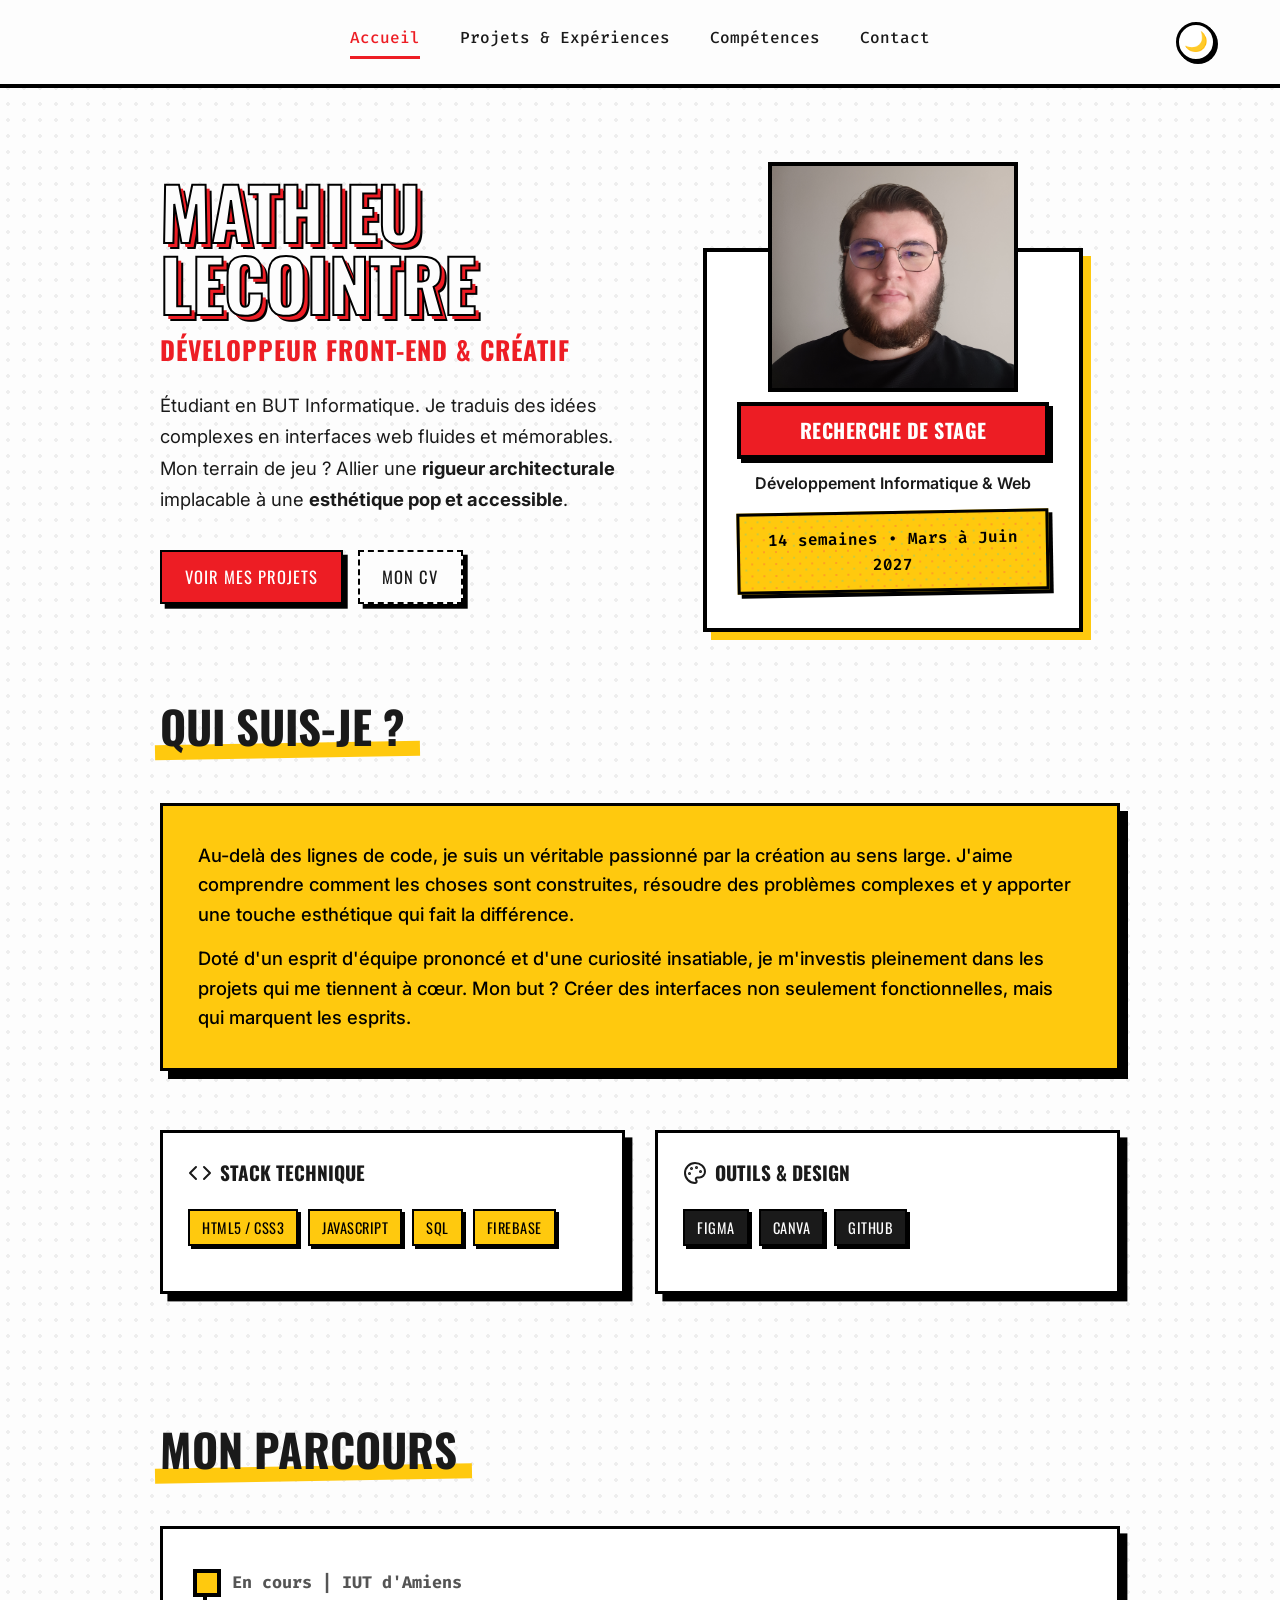
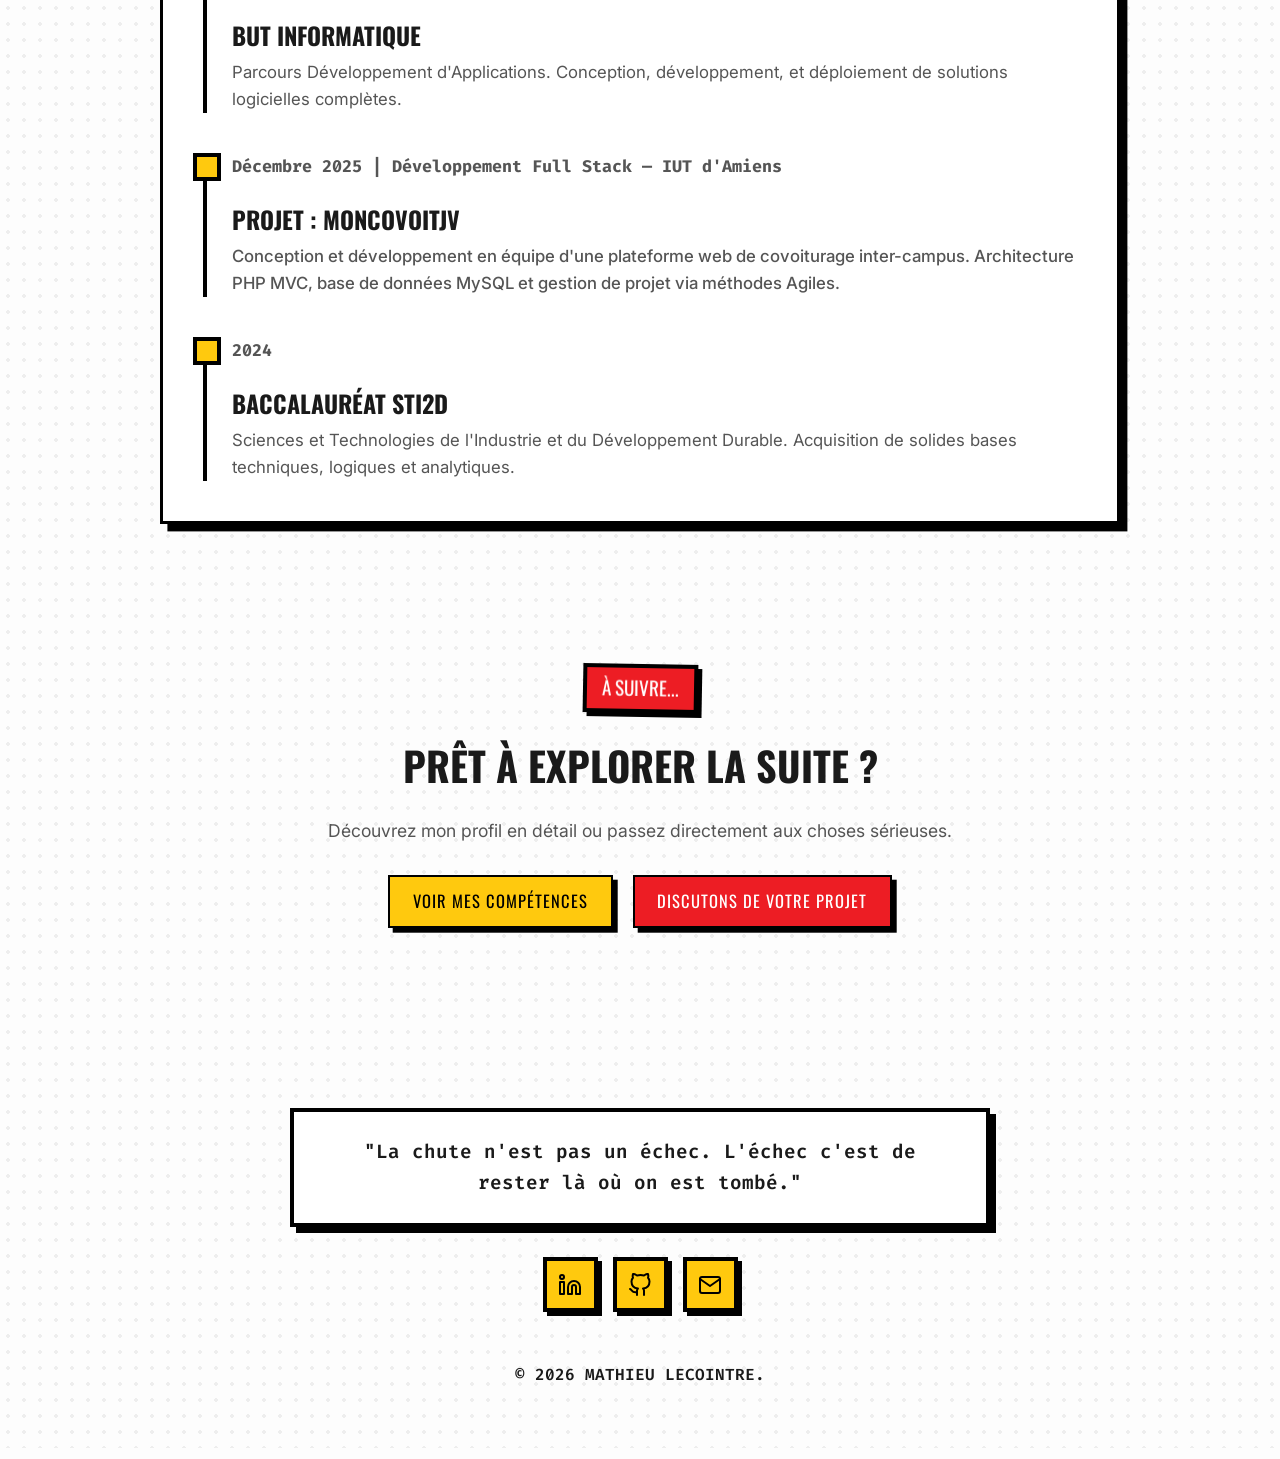
<file: index.html>
<!DOCTYPE html>
<html lang="fr">
<head>
    <meta charset="UTF-8">
    <meta name="viewport" content="width=device-width, initial-scale=1.0">
    <title>Mathieu Lecointre | Accueil</title>
    <link rel="stylesheet" href="style.css">
    <script>
        if (localStorage.getItem('theme') === 'dark') {
            document.documentElement.setAttribute('data-theme', 'dark');
        }
    </script>
</head>
<body>

    <nav class="navbar">
        <div class="nav-links">
            <a href="index.html" class="active">Accueil</a>
            <a href="Pages/realisations.html">Projets & Expériences</a>
            <a href="Pages/competences.html">Compétences</a>
            <a href="Pages/contact.html">Contact</a>
        </div>
        <button id="theme-toggle" aria-label="Changer le thème">🌙</button>
    </nav>

    <main>
        <section class="section-container" style="display: flex; flex-wrap: wrap; align-items: center; justify-content: space-between; gap: 50px; min-height: 60vh;">
            
            <div style="flex: 1; min-width: 320px;">
                <h1 class="hero-title">Mathieu <br>Lecointre</h1>
                
                <h2 style="font-size: 1.6rem; color: var(--accent-color); font-family: var(--font-title); text-transform: uppercase; letter-spacing: 1px; margin: 10px 0 20px 0;">
                    Développeur Front-End & Créatif
                </h2>
                
                <p style="margin-bottom: 35px; font-size: 1.15rem; max-width: 520px; line-height: 1.7; color: var(--text-color);">
                    Étudiant en BUT Informatique. Je traduis des idées complexes en interfaces web fluides et mémorables. Mon terrain de jeu ? Allier une <strong>rigueur architecturale</strong> implacable à une <strong>esthétique pop et accessible</strong>.
                </p>

                <div style="display: flex; gap: 15px; flex-wrap: wrap;">
                    <a href="Pages/realisations.html" class="btn">Voir mes projets</a>
                    <a href="CV_2026.pdf" target="_blank" class="btn" style="background: var(--bg-color); color: var(--text-color); border-style: dashed;">Mon CV</a>
                </div>
            </div>
            
            <div style="flex: 1; display: flex; justify-content: center; min-width: 300px; padding-top: 100px;">
                
                <div class="card" style="position: relative; width: 100%; max-width: 380px; padding: 150px 30px 35px 30px; text-align: center; border: 4px solid var(--border-color); box-shadow: 8px 8px 0px var(--accent-yellow);">
                    
                    <div class="photo-wrapper" style="position: absolute; top: -110px; left: 50%; margin-left: -125px; width: 250px; height: 250px; z-index: 5;">
                        
                        <div class="speech-bubble" style="top: -15px; right: -20px; left: auto; border-radius: 50px; padding: 8px 20px; font-size: 1.15rem; border: 3px solid var(--border-color); box-shadow: 3px 3px 0px var(--accent-yellow);">
                            Hello!
                            <div style="position: absolute; bottom: -12px; left: 15px; width: 0; height: 0; border-left: 8px solid transparent; border-right: 8px solid transparent; border-top: 14px solid var(--border-color); transform: rotate(15deg);"></div>
                            <div style="position: absolute; bottom: -7px; left: 17px; width: 0; height: 0; border-left: 5px solid transparent; border-right: 5px solid transparent; border-top: 10px solid var(--card-bg); transform: rotate(15deg); z-index: 2;"></div>
                        </div>
                        
                        <img src="images/photo-profil.jpg" alt="Mathieu" style="width: 100%; height: 100%; object-fit: cover; border: 4px solid var(--border-color); display: block; background-color: var(--bg-color);">
                    </div>

                    <div style="display: inline-block; border: 4px solid var(--border-color); padding: 8px 20px; margin-bottom: 12px; background-color: var(--accent-color); border-radius: 0px; box-shadow: 4px 4px 0px var(--border-color);">
                        <span style="font-family: var(--font-title); font-size: 1.25rem; text-transform: uppercase; color: white; font-weight: bold; letter-spacing: 0.5px;">
                            Recherche de Stage
                        </span>
                    </div>
                    
                    <p style="margin: 0 0 15px 0; font-size: 1rem; font-weight: 600; color: var(--text-color);">
                        Développement Informatique & Web
                    </p>
                    
                    <div style="position: relative; background-color: var(--accent-yellow); color: #000; border: 3px solid var(--border-color); box-shadow: 4px 4px 0px var(--border-color); padding: 12px 10px; overflow: hidden; transform: rotate(-1deg);">
                        
                        <div style="position: absolute; top: 0; left: 0; width: 100%; height: 100%; background-image: radial-gradient(rgba(0, 207, 255, 0.4) 1.5px, transparent 1.5px), radial-gradient(rgba(255, 0, 127, 0.4) 1.5px, transparent 1.5px); background-size: 12px 12px; background-position: 0 0, 6px 6px; opacity: 0.5; pointer-events: none;"></div>
                        
                        <span style="position: relative; z-index: 1; font-family: var(--font-nav); font-size: 1rem; font-weight: 600;">
                            14 semaines • Mars à Juin 2027
                        </span>
                    </div>

                </div>
            </div>
        </section>

        <section class="section-container" style="padding-top: 0;">
            <h2 class="section-title">Qui suis-je ?</h2>
            <div class="card" style="padding: 35px; background: var(--accent-yellow); color: black; border-color: var(--border-color); box-shadow: 8px 8px 0px var(--border-color); transform: rotate(1deg);">
                <p style="font-size: 1.15rem; font-weight: 500; margin-bottom: 15px; color: black;">
                    Au-delà des lignes de code, je suis un véritable passionné par la création au sens large. J'aime comprendre comment les choses sont construites, résoudre des problèmes complexes et y apporter une touche esthétique qui fait la différence.
                </p>
                <p style="font-size: 1.15rem; font-weight: 500; margin-bottom: 0; color: black;">
                    Doté d'un esprit d'équipe prononcé et d'une curiosité insatiable, je m'investis pleinement dans les projets qui me tiennent à cœur. Mon but ? Créer des interfaces non seulement fonctionnelles, mais qui marquent les esprits.
                </p>
            </div>
        </section>

        <section class="section-container" style="padding-top: 0;">
            <div class="grid" style="grid-template-columns: repeat(auto-fit, minmax(250px, 1fr));">
                
                <div class="card" style="padding: 25px;">
                    <h3 style="font-size: 1.2rem; margin-bottom: 20px; display: flex; align-items: center; gap: 8px;">
                        <svg width="24" height="24" viewBox="0 0 24 24" fill="none" stroke="currentColor" stroke-width="2" stroke-linecap="round" stroke-linejoin="round"><polyline points="16 18 22 12 16 6"></polyline><polyline points="8 6 2 12 8 18"></polyline></svg>
                        STACK TECHNIQUE
                    </h3>
                    <div class="badges">
                        <span class="badge">HTML5 / CSS3</span>
                        <span class="badge">JavaScript</span>
                        <span class="badge">SQL</span>
                        <span class="badge">Firebase</span>
                    </div>
                </div>

                <div class="card" style="padding: 25px;">
                    <h3 style="font-size: 1.2rem; margin-bottom: 20px; display: flex; align-items: center; gap: 8px;">
                        <svg width="24" height="24" viewBox="0 0 24 24" fill="none" stroke="currentColor" stroke-width="2" stroke-linecap="round" stroke-linejoin="round"><circle cx="13.5" cy="6.5" r=".5" fill="currentColor"></circle><circle cx="17.5" cy="10.5" r=".5" fill="currentColor"></circle><circle cx="8.5" cy="7.5" r=".5" fill="currentColor"></circle><circle cx="6.5" cy="12.5" r=".5" fill="currentColor"></circle><path d="M12 2C6.5 2 2 6.5 2 12s4.5 10 10 10c.926 0 1.648-.746 1.648-1.688 0-.437-.18-.835-.437-1.125-.29-.289-.438-.652-.438-1.125a1.64 1.64 0 0 1 1.668-1.668h1.996c3.051 0 5.555-2.503 5.555-5.554C21.965 6.012 17.461 2 12 2z"></path></svg>
                        OUTILS & DESIGN
                    </h3>
                    <div class="badges">
                        <span class="badge" style="background: var(--text-color); color: var(--bg-color);">Figma</span>
                        <span class="badge" style="background: var(--text-color); color: var(--bg-color);">Canva</span>
                        <span class="badge" style="background: var(--text-color); color: var(--bg-color);">GitHub</span>
                    </div>
                </div>

            </div>
        </section>

        <section class="section-container">
            <h2 class="section-title">Mon Parcours</h2>
            <div class="card" style="padding: 40px;">
                
                <div class="timeline-item">
                    <p class="timeline-date">En cours | IUT d'Amiens</p>
                    <h3 style="margin: 5px 0; font-family: var(--font-title); font-size: 1.5rem; text-transform: uppercase;">BUT Informatique</h3>
                    <p style="margin: 0;">Parcours Développement d'Applications. Conception, développement, et déploiement de solutions logicielles complètes.</p>
                </div>

                <div class="timeline-item">
                    <p class="timeline-date" style="color: var(--text-muted);">Décembre 2025 | Développement Full Stack — IUT d'Amiens</p>
                    <h3 style="margin: 5px 0; font-family: var(--font-title); font-size: 1.5rem; text-transform: uppercase;">Projet : MonCovoitJV</h3>
                    <p style="margin: 0; font-weight: 500;">Conception et développement en équipe d'une plateforme web de covoiturage inter-campus. Architecture PHP MVC, base de données MySQL et gestion de projet via méthodes Agiles.</p>
                </div>
                
                <div class="timeline-item" style="margin-bottom: 0;">
                    <p class="timeline-date">2024</p>
                    <h3 style="margin: 5px 0; font-family: var(--font-title); font-size: 1.5rem; text-transform: uppercase;">Baccalauréat STI2D</h3>
                    <p style="margin: 0;">Sciences et Technologies de l'Industrie et du Développement Durable. Acquisition de solides bases techniques, logiques et analytiques.</p>
                </div>

            </div>
        </section>

        <section class="section-container" style="text-align: center; margin-top: 20px; padding-top: 60px;">
            <div style="background-color: var(--accent-color); color: white; padding: 5px 15px; display: inline-block; font-family: var(--font-title); font-size: 1.2rem; text-transform: uppercase; border: 4px solid var(--border-color); box-shadow: 4px 4px 0px var(--border-color); margin-bottom: 20px; transform: rotate(1deg);">
                À suivre...
            </div>
            
            <h2 style="font-family: var(--font-title); font-size: 2.5rem; text-transform: uppercase; margin-bottom: 20px;">Prêt à explorer la suite ?</h2>
            <p style="margin-bottom: 30px; font-size: 1.1rem; color: var(--text-muted);">Découvrez mon profil en détail ou passez directement aux choses sérieuses.</p>
            
            <div style="display: flex; justify-content: center; gap: 20px; flex-wrap: wrap;">
                <a href="Pages/competences.html" class="btn" style="background: var(--accent-yellow); color: black;">Voir mes compétences</a>
                <a href="Pages/contact.html" class="btn">Discutons de votre projet</a>
            </div>
        </section>
    </main>

    <footer class="footer">
        <div class="footer-quote-box">
            <p>"La chute n'est pas un échec. L'échec c'est de rester là où on est tombé."</p>
        </div>

        <div class="footer-socials">
            <a href="https://www.linkedin.com/in/mathieu-lecointre" target="_blank" class="social-square-btn" aria-label="LinkedIn">
                <svg width="24" height="24" viewBox="0 0 24 24" fill="none" stroke="currentColor" stroke-width="2" stroke-linecap="round" stroke-linejoin="round"><path d="M16 8a6 6 0 0 1 6 6v7h-4v-7a2 2 0 0 0-2-2 2 2 0 0 0-2 2v7h-4v-7a6 6 0 0 1 6-6z"></path><rect x="2" y="9" width="4" height="12"></rect><circle cx="4" cy="4" r="2"></circle></svg>
            </a>
            <a href="https://github.com/MathieuLecointre" target="_blank" class="social-square-btn" aria-label="GitHub">
                <svg width="24" height="24" viewBox="0 0 24 24" fill="none" stroke="currentColor" stroke-width="2" stroke-linecap="round" stroke-linejoin="round"><path d="M9 19c-5 1.5-5-2.5-7-3m14 6v-3.87a3.37 3.37 0 0 0-.94-2.61c3.14-.35 6.44-1.54 6.44-7A5.44 5.44 0 0 0 20 4.77 5.07 5.07 0 0 0 19.91 1S18.73.65 16 2.48a13.38 13.38 0 0 0-7 0C6.27.65 5.09 1 5.09 1A5.07 5.07 0 0 0 5 4.77a5.44 5.44 0 0 0-1.5 3.78c0 5.42 3.3 6.61 6.44 7A3.37 3.37 0 0 0 9 18.13V22"></path></svg>
            </a>
            <a href="mailto:ton.email@exemple.com" class="social-square-btn" aria-label="Email">
                <svg width="24" height="24" viewBox="0 0 24 24" fill="none" stroke="currentColor" stroke-width="2" stroke-linecap="round" stroke-linejoin="round"><path d="M4 4h16c1.1 0 2 .9 2 2v12c0 1.1-.9 2-2 2H4c-1.1 0-2-.9-2-2V6c0-1.1.9-2 2-2z"></path><polyline points="22,6 12,13 2,6"></polyline></svg>
            </a>
        </div>

        <div class="footer-copy">
            © 2026 MATHIEU LECOINTRE.
        </div>
    </footer>

    <script src="script.js"></script>
</body>
</html>
</file>
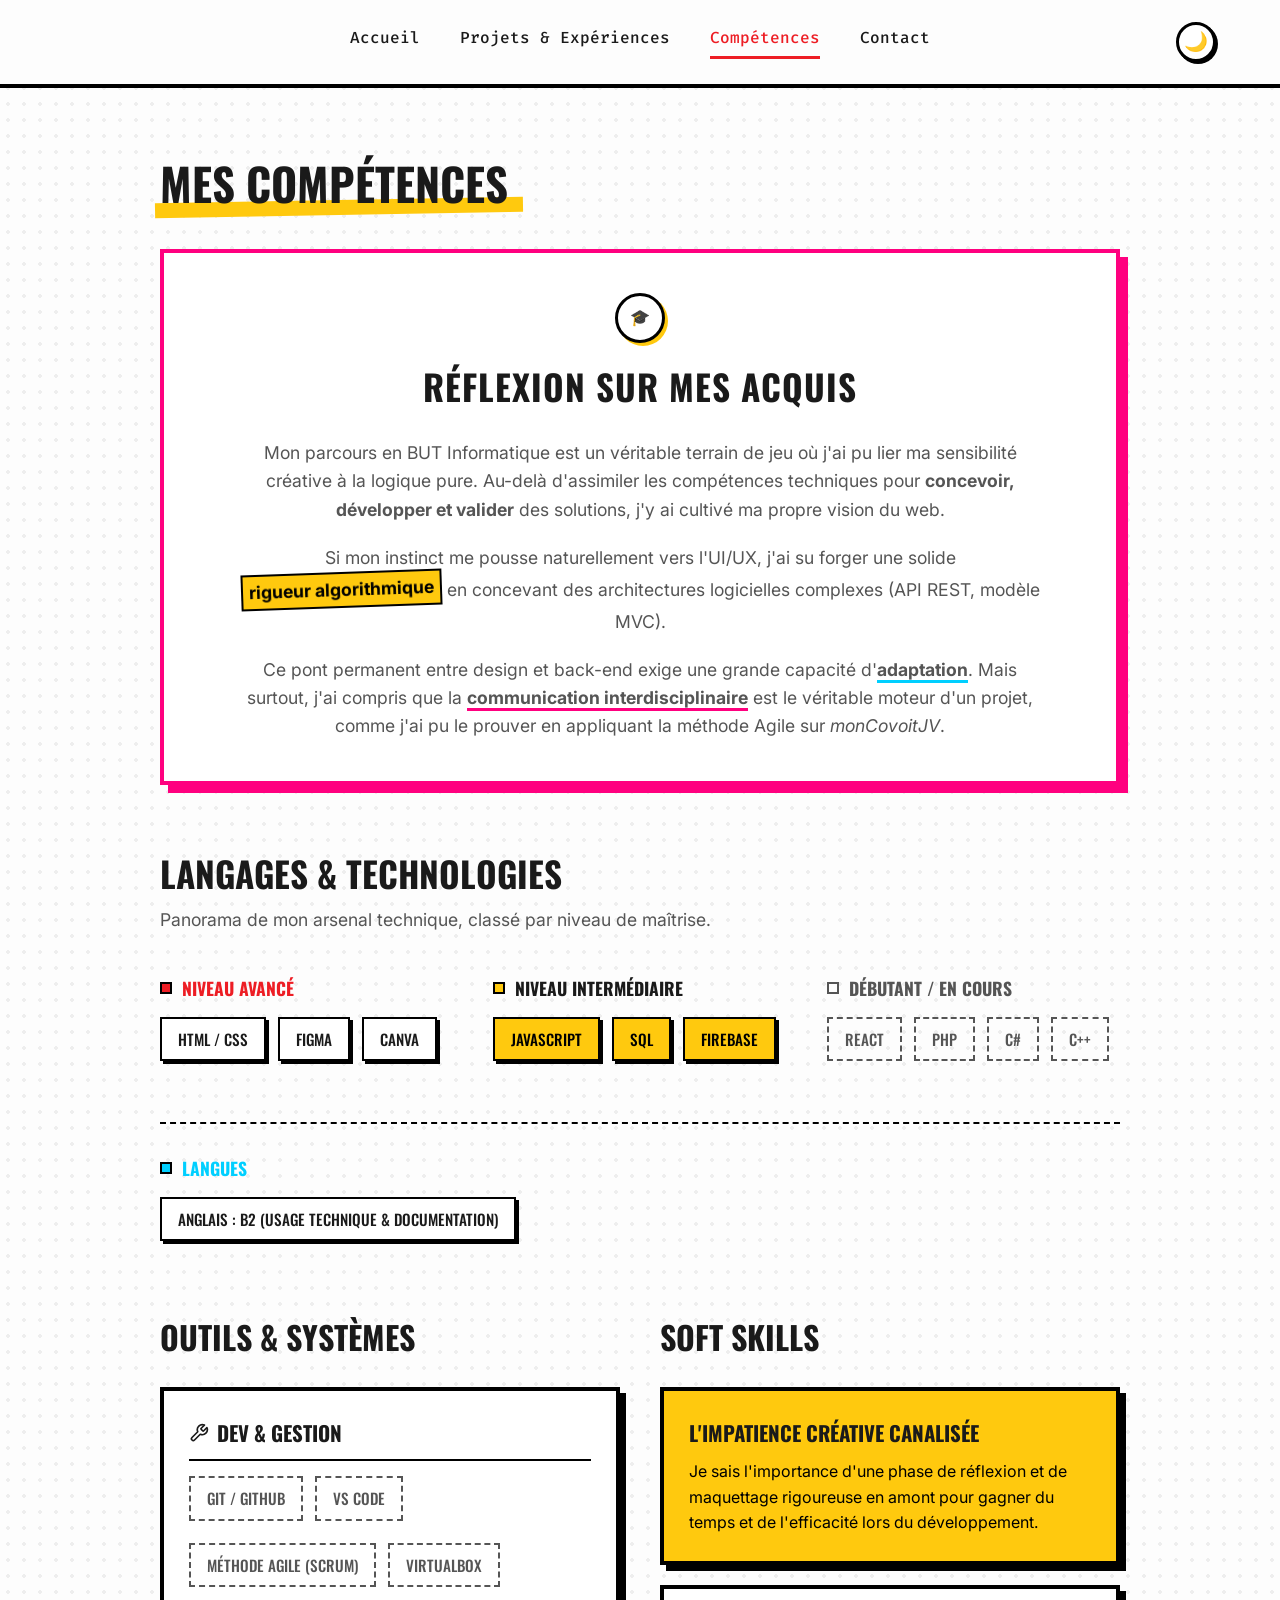
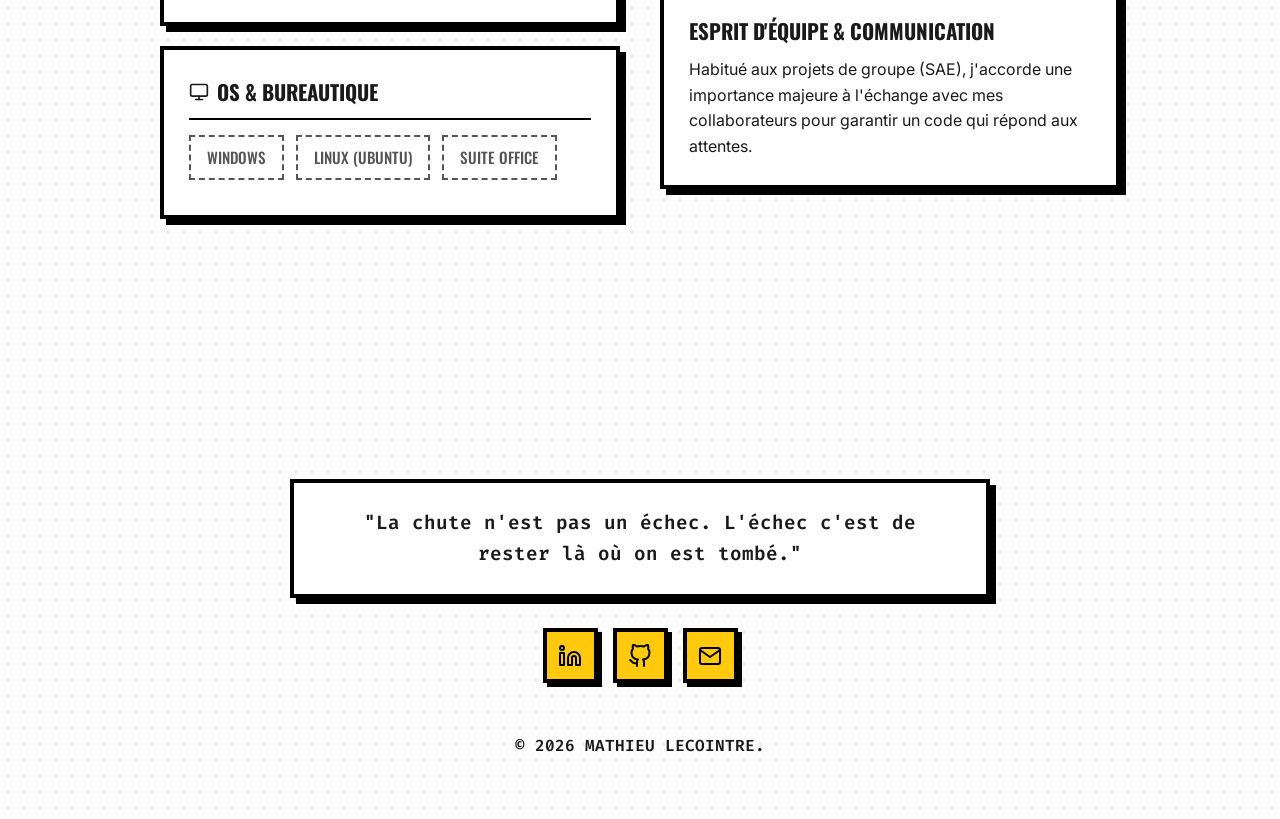
<file: Pages/competences.html>
<!DOCTYPE html>
<html lang="fr">
<head>
    <meta charset="UTF-8">
    <meta name="viewport" content="width=device-width, initial-scale=1.0">
    <title>Compétences | Mathieu Lecointre</title>
    <link rel="stylesheet" href="../style.css">
    <script>
        if (localStorage.getItem('theme') === 'dark') {
            document.documentElement.setAttribute('data-theme', 'dark');
        }
    </script>
    <style>
        .comp-category { margin-bottom: 30px; }
        
        .comp-title {
            font-size: 1.1rem;
            text-transform: uppercase;
            font-family: var(--font-title);
            margin-bottom: 15px;
            display: flex;
            align-items: center;
            gap: 10px;
        }

        .comp-indicator {
            display: inline-block;
            width: 12px;
            height: 12px;
            border: 2px solid var(--border-color);
        }

        .badge-cube {
            display: inline-block;
            background: var(--card-bg);
            color: var(--text-color);
            border: 2px solid var(--border-color);
            padding: 8px 16px;
            font-family: var(--font-title);
            text-transform: uppercase;
            font-size: 0.95rem;
            font-weight: 500;
            box-shadow: 3px 3px 0px var(--border-color);
            margin-bottom: 10px;
            transition: 0.2s;
        }
        
        .badge-cube:hover {
            transform: translate(-2px, -2px);
            box-shadow: 5px 5px 0px var(--accent-cyan);
        }

        .badge-cube-yellow {
             background: var(--accent-yellow);
             color: black;
        }

        .badge-cube-dashed {
            background: transparent;
            border-style: dashed;
            box-shadow: none;
            color: var(--text-muted);
            border-color: var(--text-muted);
        }
        
        .badges-container {
            display: flex;
            flex-wrap: wrap;
            gap: 12px;
        }

        .skill-card {
            border: 4px solid var(--border-color);
            padding: 25px;
            margin-bottom: 20px;
            background-color: var(--card-bg);
            box-shadow: 6px 6px 0px var(--border-color);
            transition: 0.2s;
        }
        
        .skill-card:hover {
            transform: translate(-3px, -3px);
            box-shadow: 8px 8px 0px var(--accent-magenta);
        }

        .skill-card-yellow {
            background-color: var(--accent-yellow);
        }
        
        .skill-card-yellow h3, .skill-card-yellow p { color: black; }
        
        .skill-card h3 {
            font-family: var(--font-title);
            font-size: 1.3rem;
            margin-bottom: 10px;
            text-transform: uppercase;
            color: var(--text-color);
        }
    </style>
</head>
<body>

    <nav class="navbar">
        <div class="nav-links">
            <a href="../index.html">Accueil</a>
            <a href="realisations.html">Projets & Expériences</a>
            <a href="competences.html" class="active">Compétences</a>
            <a href="contact.html">Contact</a>
        </div>
        <button id="theme-toggle" aria-label="Changer le thème">🌙</button>
    </nav>

    <main class="section-container">
        <h1 class="section-title" style="margin-bottom: 30px;">Mes Compétences</h1>
        
        <div class="card" style="padding: 40px; text-align: center; border-color: var(--accent-magenta); box-shadow: 8px 8px 0px var(--accent-magenta); margin-bottom: 60px;">
            <div style="display: flex; justify-content: center; margin-bottom: 15px;">
                <div style="background: var(--card-bg); border: 3px solid var(--border-color); border-radius: 50%; width: 50px; height: 50px; display: flex; align-items: center; justify-content: center; box-shadow: 3px 3px 0px var(--accent-yellow);">
                    🎓
                </div>
            </div>
            
            <h2 style="font-family: var(--font-title); font-size: 2.2rem; text-transform: uppercase; margin-bottom: 25px; letter-spacing: 1px;">
                Réflexion sur mes acquis
            </h2>
            
            <p style="font-size: 1.1rem; margin-bottom: 20px; max-width: 800px; margin-left: auto; margin-right: auto;">
                Mon parcours en BUT Informatique est un véritable terrain de jeu où j'ai pu lier ma sensibilité créative à la logique pure. Au-delà d'assimiler les compétences techniques pour <strong>concevoir, développer et valider</strong> des solutions, j'y ai cultivé ma propre vision du web.
            </p>
            
            <p style="font-size: 1.1rem; margin-bottom: 20px; max-width: 800px; margin-left: auto; margin-right: auto;">
                Si mon instinct me pousse naturellement vers l'UI/UX, j'ai su forger une solide <span style="background-color: var(--accent-yellow); color: black; padding: 2px 6px; font-weight: bold; border: 2px solid var(--border-color); transform: rotate(-2deg); display: inline-block;">rigueur algorithmique</span> en concevant des architectures logicielles complexes (API REST, modèle MVC).
            </p>
            
            <p style="font-size: 1.1rem; margin-bottom: 0; max-width: 800px; margin-left: auto; margin-right: auto;">
                Ce pont permanent entre design et back-end exige une grande capacité d'<span style="border-bottom: 3px solid var(--accent-cyan); font-weight: bold;">adaptation</span>. Mais surtout, j'ai compris que la <span style="border-bottom: 3px solid var(--accent-magenta); font-weight: bold;">communication interdisciplinaire</span> est le véritable moteur d'un projet, comme j'ai pu le prouver en appliquant la méthode Agile sur <em>monCovoitJV</em>.
            </p>
        </div>

        <div style="margin-bottom: 60px;">
            <h2 style="font-family: var(--font-title); font-size: 2.2rem; margin-bottom: 5px; text-transform: uppercase;">Langages & Technologies</h2>
            <p style="color: var(--text-muted); margin-bottom: 40px; font-size: 1.1rem;">Panorama de mon arsenal technique, classé par niveau de maîtrise.</p>
            
            <div style="display: grid; grid-template-columns: repeat(auto-fit, minmax(280px, 1fr)); gap: 40px;">
                
                <div class="comp-category">
                    <h3 class="comp-title" style="color: var(--accent-color);">
                        <span class="comp-indicator" style="background: var(--accent-color);"></span>
                        Niveau Avancé
                    </h3>
                    <div class="badges-container">
                        <span class="badge-cube">HTML / CSS</span>
                        <span class="badge-cube">Figma</span>
                        <span class="badge-cube">Canva</span>
                    </div>
                </div>

                <div class="comp-category">
                    <h3 class="comp-title" style="color: var(--text-color);">
                        <span class="comp-indicator" style="background: var(--accent-yellow);"></span>
                        Niveau Intermédiaire
                    </h3>
                    <div class="badges-container">
                        <span class="badge-cube badge-cube-yellow">JavaScript</span>
                        <span class="badge-cube badge-cube-yellow">SQL</span>
                        <span class="badge-cube badge-cube-yellow">Firebase</span>
                    </div>
                </div>

                <div class="comp-category">
                    <h3 class="comp-title" style="color: var(--text-muted);">
                        <span class="comp-indicator" style="border-style: dashed; background: transparent; border-color: var(--text-muted);"></span>
                        Débutant / En cours
                    </h3>
                    <div class="badges-container">
                        <span class="badge-cube badge-cube-dashed">React</span>
                        <span class="badge-cube badge-cube-dashed">PHP</span>
                        <span class="badge-cube badge-cube-dashed">C#</span>
                        <span class="badge-cube badge-cube-dashed">C++</span>
                    </div>
                </div>

            </div>

            <div style="margin-top: 20px; border-top: 2px dashed var(--border-color); padding-top: 30px;">
                <h3 class="comp-title" style="color: var(--accent-cyan);">
                    <span class="comp-indicator" style="background: var(--accent-cyan);"></span>
                    Langues
                </h3>
                <span class="badge-cube">Anglais : B2 (Usage technique & documentation)</span>
            </div>
        </div>

        <div style="display: grid; grid-template-columns: repeat(auto-fit, minmax(320px, 1fr)); gap: 40px; margin-bottom: 60px;">
            
            <div>
                <h2 style="font-family: var(--font-title); font-size: 2rem; margin-bottom: 25px; text-transform: uppercase;">Outils & Systèmes</h2>
                
                <div class="skill-card">
                    <h3 style="border-bottom: 2px solid var(--border-color); padding-bottom: 10px; margin-bottom: 15px; display: flex; align-items: center; gap: 8px;">
                        <svg width="20" height="20" viewBox="0 0 24 24" fill="none" stroke="currentColor" stroke-width="2" stroke-linecap="round" stroke-linejoin="round">
                            <path d="M14.7 6.3a1 1 0 0 0 0 1.4l1.6 1.6a1 1 0 0 0 1.4 0l3.77-3.77a6 6 0 0 1-7.94 7.94l-6.91 6.91a2.12 2.12 0 0 1-3-3l6.91-6.91a6 6 0 0 1 7.94-7.94l-3.76 3.76z"></path>
                        </svg>
                        DEV & GESTION
                    </h3>
                    <div class="badges-container">
                        <span class="badge-cube badge-cube-dashed">Git / GitHub</span>
                        <span class="badge-cube badge-cube-dashed">VS Code</span>
                        <span class="badge-cube badge-cube-dashed">Méthode Agile (Scrum)</span>
                        <span class="badge-cube badge-cube-dashed">VirtualBox</span>
                    </div>
                </div>

                <div class="skill-card">
                    <h3 style="border-bottom: 2px solid var(--border-color); padding-bottom: 10px; margin-bottom: 15px; display: flex; align-items: center; gap: 8px;">
                        <svg width="20" height="20" viewBox="0 0 24 24" fill="none" stroke="currentColor" stroke-width="2" stroke-linecap="round" stroke-linejoin="round">
                            <rect x="2" y="3" width="20" height="14" rx="2" ry="2"></rect>
                            <line x1="8" y1="21" x2="16" y2="21"></line>
                            <line x1="12" y1="17" x2="12" y2="21"></line>
                        </svg>
                        OS & BUREAUTIQUE
                    </h3>
                    <div class="badges-container">
                        <span class="badge-cube badge-cube-dashed">Windows</span>
                        <span class="badge-cube badge-cube-dashed">Linux (Ubuntu)</span>
                        <span class="badge-cube badge-cube-dashed">Suite Office</span>
                    </div>
                </div>
            </div>

            <div>
                <h2 style="font-family: var(--font-title); font-size: 2rem; margin-bottom: 25px; text-transform: uppercase;">Soft Skills</h2>
                
                <div class="skill-card skill-card-yellow">
                    <h3>L'impatience créative canalisée</h3>
                    <p style="margin-bottom: 0;">
                        Je sais l'importance d'une phase de réflexion et de maquettage rigoureuse en amont pour gagner du temps et de l'efficacité lors du développement.
                    </p>
                </div>

                <div class="skill-card">
                    <h3>Esprit d'équipe & Communication</h3>
                    <p style="margin-bottom: 0;">
                        Habitué aux projets de groupe (SAE), j'accorde une importance majeure à l'échange avec mes collaborateurs pour garantir un code qui répond aux attentes.
                    </p>
                </div>
            </div>

        </div>

    </main>

<footer class="footer">
        <div class="footer-quote-box">
            <p>"La chute n'est pas un échec. L'échec c'est de rester là où on est tombé."</p>
        </div>

        <div class="footer-socials">
            <a href="https://www.linkedin.com/in/mathieu-lecointre" target="_blank" class="social-square-btn" aria-label="LinkedIn">
                <svg width="24" height="24" viewBox="0 0 24 24" fill="none" stroke="currentColor" stroke-width="2" stroke-linecap="round" stroke-linejoin="round"><path d="M16 8a6 6 0 0 1 6 6v7h-4v-7a2 2 0 0 0-2-2 2 2 0 0 0-2 2v7h-4v-7a6 6 0 0 1 6-6z"></path><rect x="2" y="9" width="4" height="12"></rect><circle cx="4" cy="4" r="2"></circle></svg>
            </a>
            <a href="https://github.com/MathieuLecointre" target="_blank" class="social-square-btn" aria-label="GitHub">
                <svg width="24" height="24" viewBox="0 0 24 24" fill="none" stroke="currentColor" stroke-width="2" stroke-linecap="round" stroke-linejoin="round"><path d="M9 19c-5 1.5-5-2.5-7-3m14 6v-3.87a3.37 3.37 0 0 0-.94-2.61c3.14-.35 6.44-1.54 6.44-7A5.44 5.44 0 0 0 20 4.77 5.07 5.07 0 0 0 19.91 1S18.73.65 16 2.48a13.38 13.38 0 0 0-7 0C6.27.65 5.09 1 5.09 1A5.07 5.07 0 0 0 5 4.77a5.44 5.44 0 0 0-1.5 3.78c0 5.42 3.3 6.61 6.44 7A3.37 3.37 0 0 0 9 18.13V22"></path></svg>
            </a>
            <a href="mailto:ton.email@exemple.com" class="social-square-btn" aria-label="Email">
                <svg width="24" height="24" viewBox="0 0 24 24" fill="none" stroke="currentColor" stroke-width="2" stroke-linecap="round" stroke-linejoin="round"><path d="M4 4h16c1.1 0 2 .9 2 2v12c0 1.1-.9 2-2 2H4c-1.1 0-2-.9-2-2V6c0-1.1.9-2 2-2z"></path><polyline points="22,6 12,13 2,6"></polyline></svg>
            </a>
        </div>

        <div class="footer-copy">
            © 2026 MATHIEU LECOINTRE.
        </div>
    </footer>

    <script src="../script.js"></script>
</body>
</html>
</file>
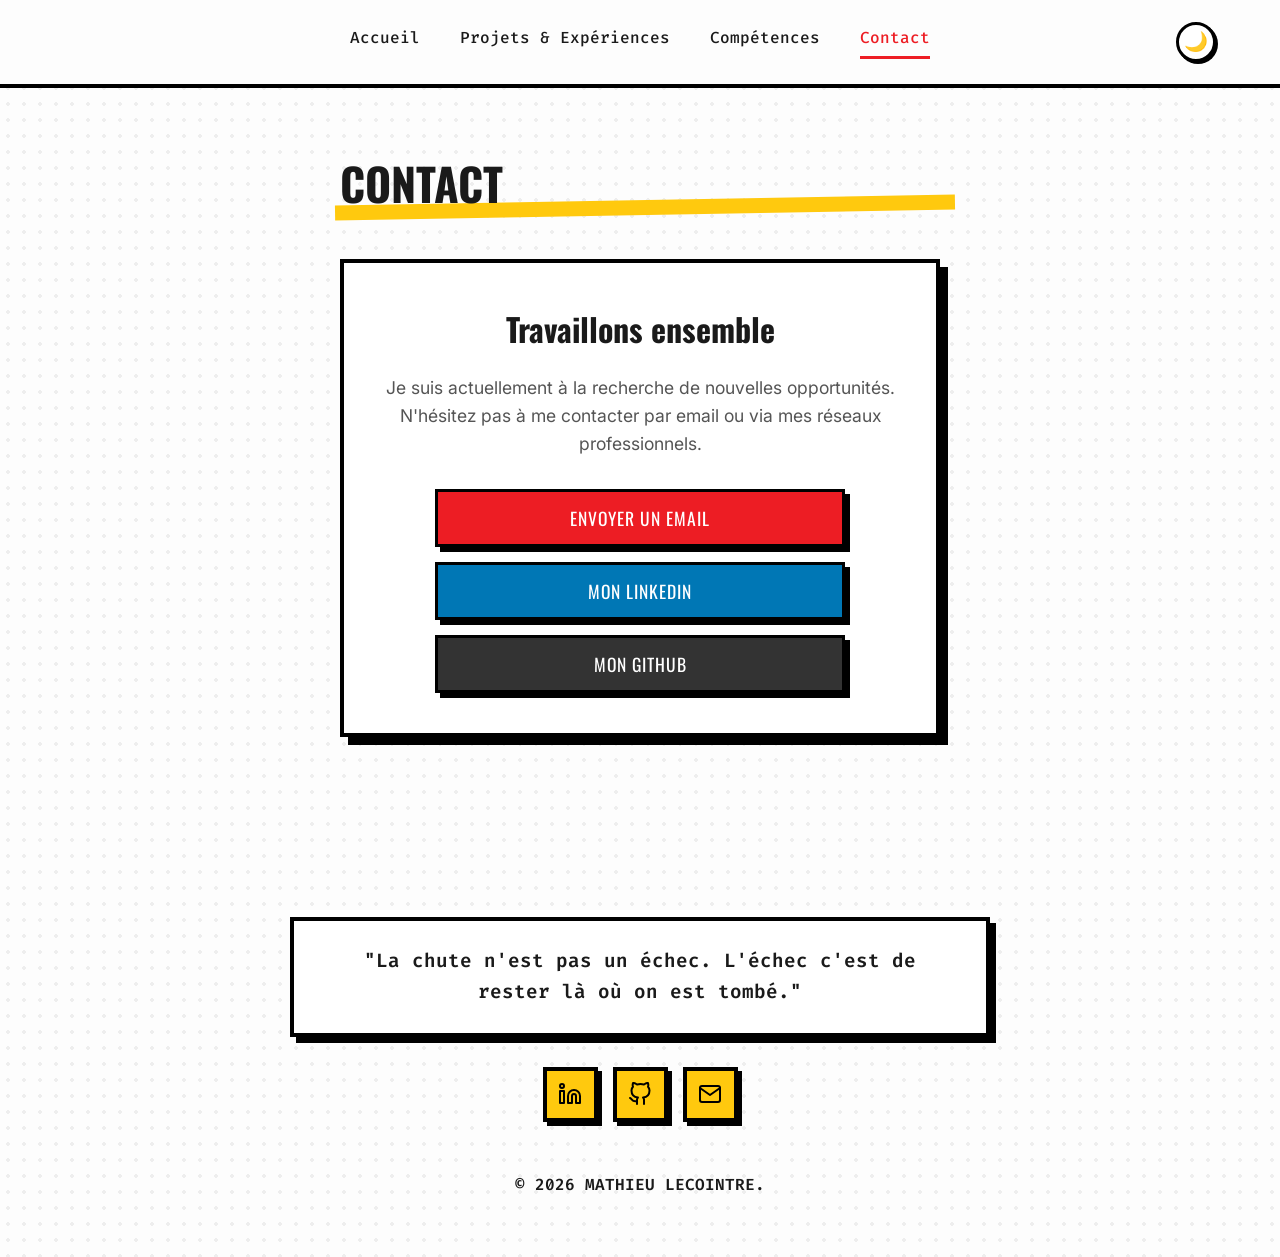
<file: Pages/contact.html>
<!DOCTYPE html>
<html lang="fr">
<head>
    <meta charset="UTF-8">
    <meta name="viewport" content="width=device-width, initial-scale=1.0">
    <title>Contact | Mathieu Lecointre</title>
    <link rel="stylesheet" href="../style.css">
</head>
<body>

    <nav class="navbar">
        <div class="nav-links">
            <a href="../index.html">Accueil</a>
            <a href="realisations.html">Projets & Expériences</a>
            <a href="competences.html">Compétences</a>
            <a href="contact.html" class="active">Contact</a>
        </div>
        <button id="theme-toggle" aria-label="Changer le thème">🌙</button>
    </nav>

    <main class="section-container" style="display: flex; flex-direction: column; align-items: center; justify-content: center; min-height: 60vh;">
        <h1 class="section-title" style="align-self: flex-start; width: 100%; max-width: 600px; margin: 0 auto 40px auto;">Contact</h1>
        
        <div class="card" style="width: 100%; max-width: 600px; text-align: center; padding: 40px;">
            <h2 style="font-family: var(--font-title); margin-bottom: 20px; font-size: 2rem;">Travaillons ensemble</h2>
            <p style="margin-bottom: 30px; font-size: 1.1rem;">
                Je suis actuellement à la recherche de nouvelles opportunités. N'hésitez pas à me contacter par email ou via mes réseaux professionnels.
            </p>
            
            <div style="display: flex; flex-direction: column; gap: 15px; align-items: center;">
                <a href="mailto:lecointre.mathieu60800@gmail.com" class="btn" style="width: 80%;">Envoyer un Email</a>
                <a href="https://www.linkedin.com/in/mathieu-lecointre" target="_blank" class="btn" style="width: 80%; background: #0077b5;">Mon LinkedIn</a>
                <a href="https://github.com/MathieuLecointre" target="_blank" class="btn" style="width: 80%; background: #333;">Mon GitHub</a>
            </div>
        </div>
    </main>

<footer class="footer">
        <div class="footer-quote-box">
            <p>"La chute n'est pas un échec. L'échec c'est de rester là où on est tombé."</p>
        </div>

        <div class="footer-socials">
            <a href="https://www.linkedin.com/in/mathieu-lecointre" target="_blank" class="social-square-btn" aria-label="LinkedIn">
                <svg width="24" height="24" viewBox="0 0 24 24" fill="none" stroke="currentColor" stroke-width="2" stroke-linecap="round" stroke-linejoin="round"><path d="M16 8a6 6 0 0 1 6 6v7h-4v-7a2 2 0 0 0-2-2 2 2 0 0 0-2 2v7h-4v-7a6 6 0 0 1 6-6z"></path><rect x="2" y="9" width="4" height="12"></rect><circle cx="4" cy="4" r="2"></circle></svg>
            </a>
            <a href="https://github.com/MathieuLecointre" target="_blank" class="social-square-btn" aria-label="GitHub">
                <svg width="24" height="24" viewBox="0 0 24 24" fill="none" stroke="currentColor" stroke-width="2" stroke-linecap="round" stroke-linejoin="round"><path d="M9 19c-5 1.5-5-2.5-7-3m14 6v-3.87a3.37 3.37 0 0 0-.94-2.61c3.14-.35 6.44-1.54 6.44-7A5.44 5.44 0 0 0 20 4.77 5.07 5.07 0 0 0 19.91 1S18.73.65 16 2.48a13.38 13.38 0 0 0-7 0C6.27.65 5.09 1 5.09 1A5.07 5.07 0 0 0 5 4.77a5.44 5.44 0 0 0-1.5 3.78c0 5.42 3.3 6.61 6.44 7A3.37 3.37 0 0 0 9 18.13V22"></path></svg>
            </a>
            <a href="mailto:ton.email@exemple.com" class="social-square-btn" aria-label="Email">
                <svg width="24" height="24" viewBox="0 0 24 24" fill="none" stroke="currentColor" stroke-width="2" stroke-linecap="round" stroke-linejoin="round"><path d="M4 4h16c1.1 0 2 .9 2 2v12c0 1.1-.9 2-2 2H4c-1.1 0-2-.9-2-2V6c0-1.1.9-2 2-2z"></path><polyline points="22,6 12,13 2,6"></polyline></svg>
            </a>
        </div>

        <div class="footer-copy">
            © 2026 MATHIEU LECOINTRE.
        </div>
    </footer>

    <script src="../script.js"></script>
</body>
</html>
</file>
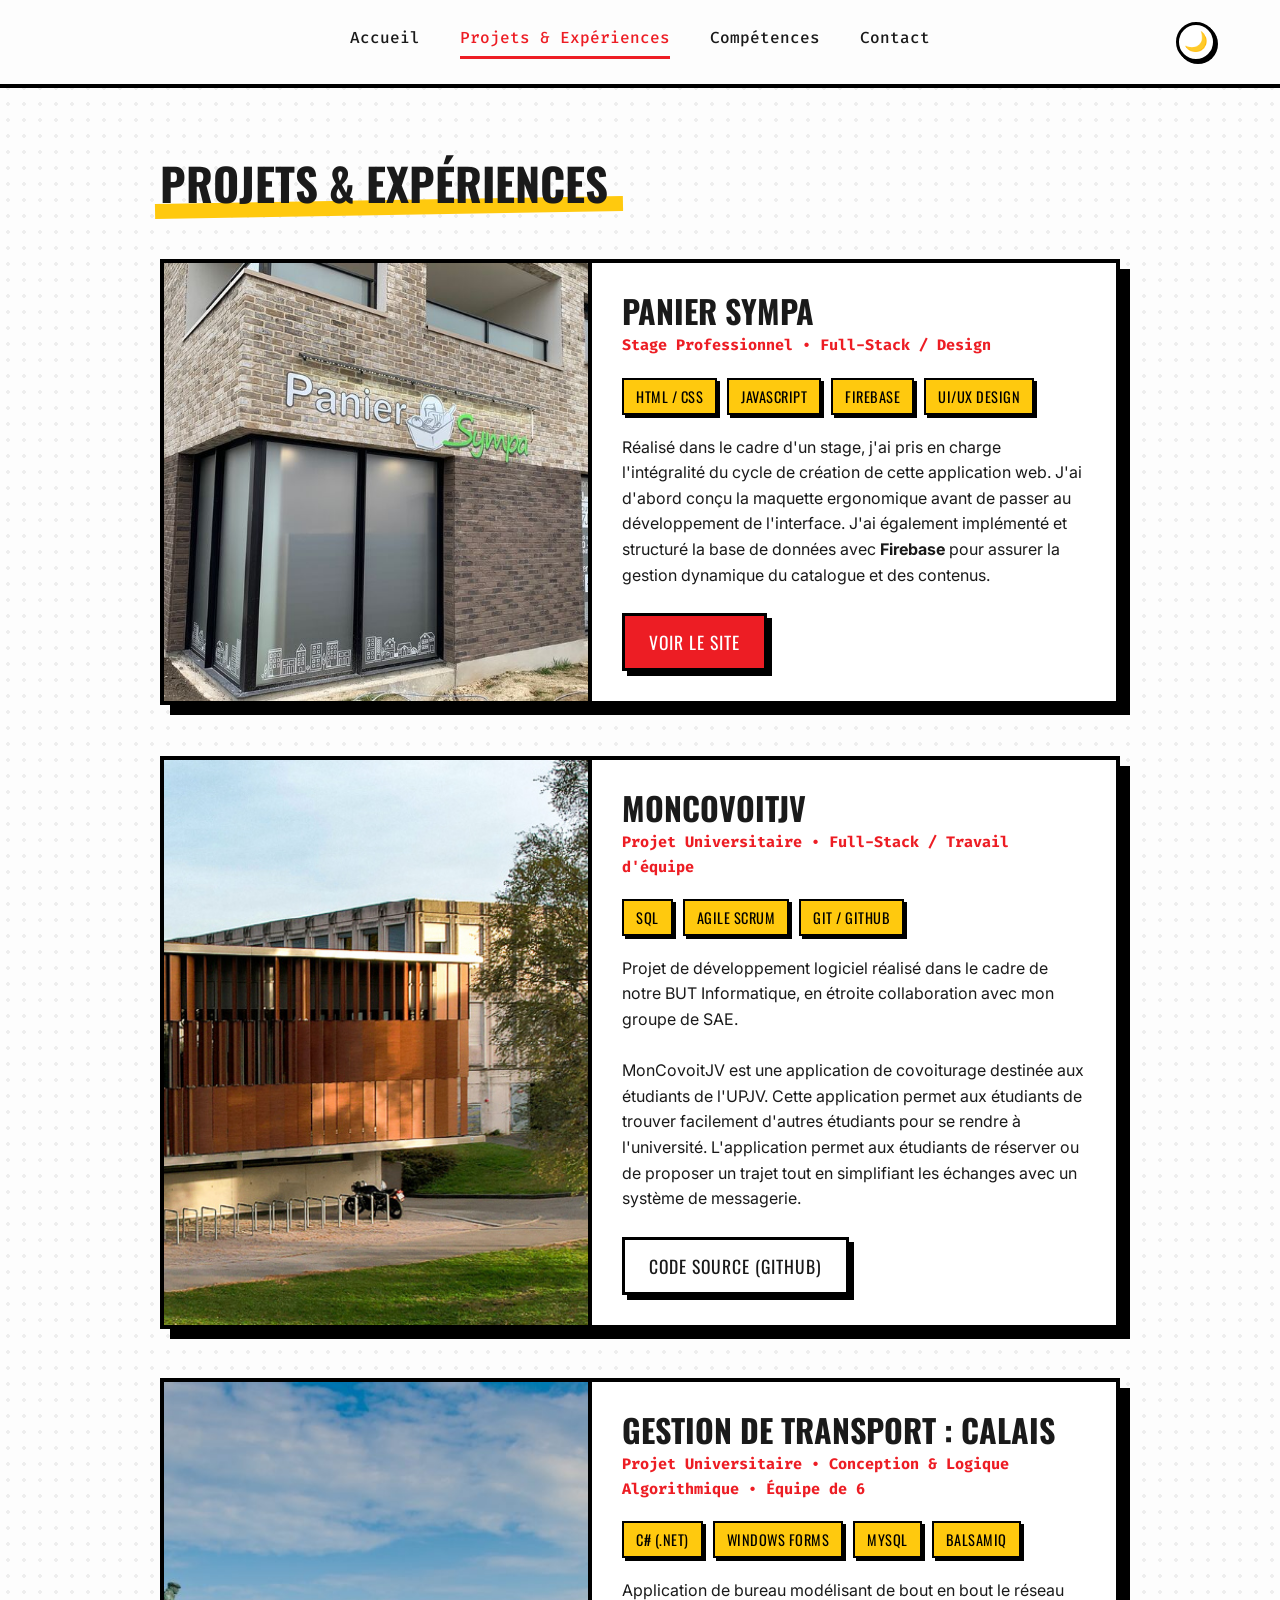
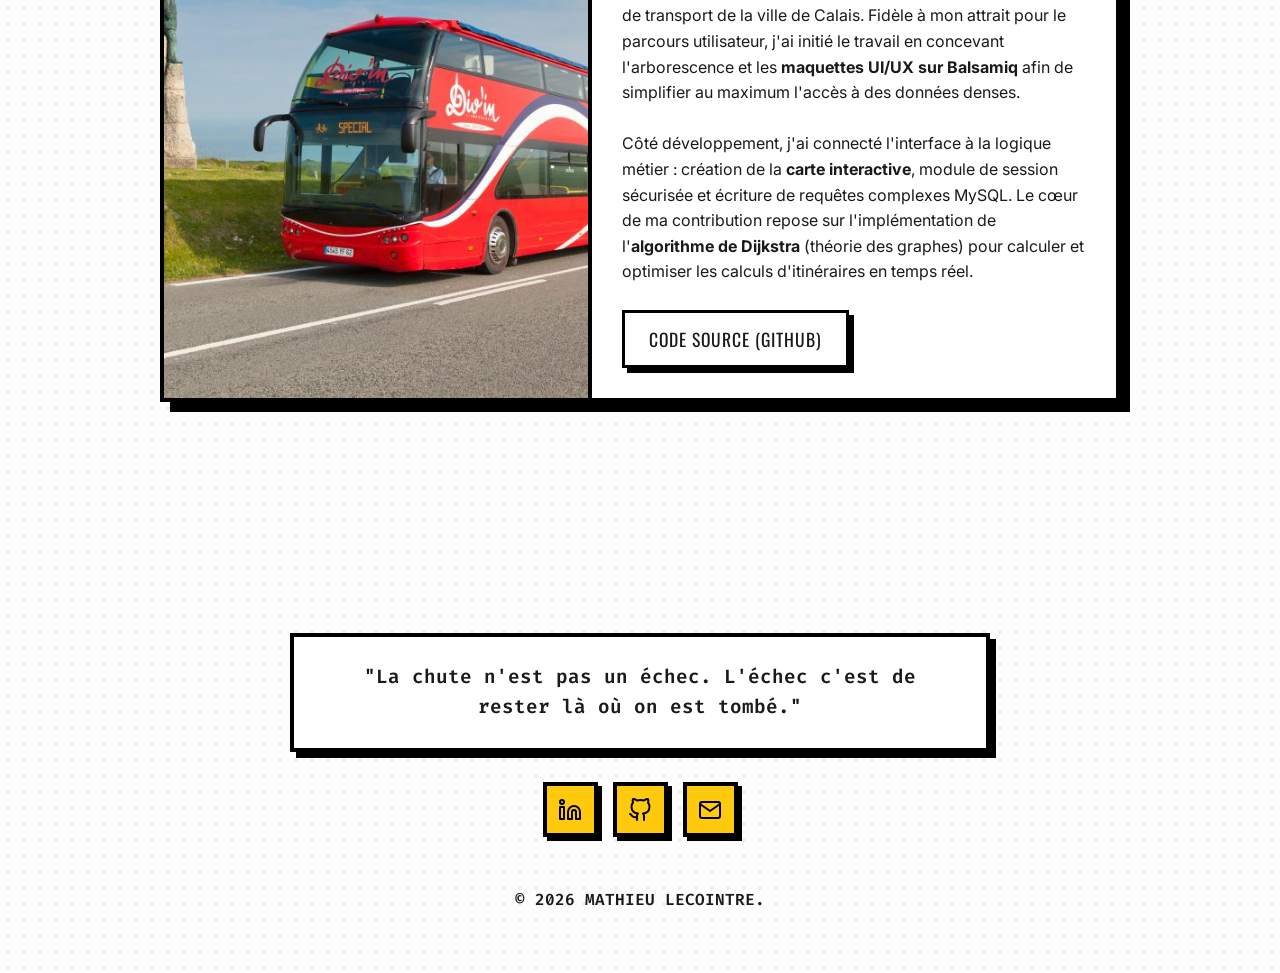
<file: Pages/realisations.html>
<!DOCTYPE html>
<html lang="fr">
<head>
    <meta charset="UTF-8">
    <meta name="viewport" content="width=device-width, initial-scale=1.0">
    <title>Réalisations | Mathieu Lecointre</title>
    <link rel="stylesheet" href="../style.css">
</head>
<body>

    <nav class="navbar">
        <div class="nav-links">
            <a href="../index.html">Accueil</a>
            <a href="realisations.html" class="active">Projets & Expériences</a>
            <a href="competences.html">Compétences</a>
            <a href="contact.html">Contact</a>
        </div>
        <button id="theme-toggle" aria-label="Changer le thème">🌙</button>
    </nav>

    <main class="section-container">
        <h1 class="section-title">Projets & Expériences</h1>
        
        <article class="project-panel">
            <div class="project-image">
                <img src="../images/projet1.jpg" alt="Aperçu Panier Sympa">
            </div>
            <div class="project-info">
                <h3>Panier Sympa</h3>
                <p class="project-context">Stage Professionnel • Full-Stack / Design</p>
                
                <div class="badges">
                    <span class="badge">HTML / CSS</span>
                    <span class="badge">JavaScript</span>
                    <span class="badge">Firebase</span>
                    <span class="badge">UI/UX Design</span>
                </div>
                
                <p>
                    Réalisé dans le cadre d'un stage, j'ai pris en charge l'intégralité du cycle de création de cette application web. J'ai d'abord conçu la maquette ergonomique avant de passer au développement de l'interface. J'ai également implémenté et structuré la base de données avec <strong>Firebase</strong> pour assurer la gestion dynamique du catalogue et des contenus.
                </p>
                
                <div class="project-links">
                    <a href="https://panier-sympa.web.app/" target="_blank" class="btn">Voir le site</a>
                </div>
            </div>
        </article>

        <article class="project-panel">
            <div class="project-image">
                <img src="../images/projet2.jpg" alt="Aperçu Projet SAE">
            </div>
            <div class="project-info">
                <h3>MonCovoitJV</h3>
                <p class="project-context">Projet Universitaire • Full-Stack / Travail d'équipe</p>
                
                <div class="badges">
                    <span class="badge">SQL</span>
                    <span class="badge">Agile Scrum</span>
                    <span class="badge">Git / GitHub</span>
                </div>
                
                <p>
                    Projet de développement logiciel réalisé dans le cadre de notre BUT Informatique, en étroite collaboration avec mon groupe de SAE. <br><br>
                    MonCovoitJV est une application de covoiturage destinée aux étudiants de l'UPJV. Cette application permet aux étudiants de trouver facilement d'autres étudiants pour se rendre à l'université. L'application permet aux étudiants de réserver ou de proposer un trajet tout en simplifiant les échanges avec un système de messagerie. 
                </p>
                
                <div class="project-links">
                    <a href="https://github.com/MathieuLecointre/sae-covoiturage" target="_blank" class="btn btn-outline">Code Source (GitHub)</a>
                </div>
            </div>
        </article>

        <article class="project-panel">
            <div class="project-image">
                <img src="../images/projet3.jpg" alt="Application de Gestion Réseau Bus Calais">
            </div>
            <div class="project-info">
                <h3>Gestion de Transport : Calais</h3>
                <p class="project-context">Projet Universitaire • Conception & Logique Algorithmique • Équipe de 6</p>
                
                <div class="badges">
                    <span class="badge">C# (.NET)</span>
                    <span class="badge">Windows Forms</span>
                    <span class="badge">MySQL</span>
                    <span class="badge">Balsamiq</span>
                </div>
                
                <p>
                    Application de bureau modélisant de bout en bout le réseau de transport de la ville de Calais. Fidèle à mon attrait pour le parcours utilisateur, j'ai initié le travail en concevant l'arborescence et les <strong>maquettes UI/UX sur Balsamiq</strong> afin de simplifier au maximum l'accès à des données denses.
                    <br><br>
                    Côté développement, j'ai connecté l'interface à la logique métier : création de la <strong>carte interactive</strong>, module de session sécurisée et écriture de requêtes complexes MySQL. Le cœur de ma contribution repose sur l'implémentation de l'<strong>algorithme de Dijkstra</strong> (théorie des graphes) pour calculer et optimiser les calculs d'itinéraires en temps réel.
                </p>
                
                <div class="project-links">
                    <a href="https://github.com/MathieuLecointre/SAE_E4" target="_blank" class="btn btn-outline">
                        Code Source (GitHub)
                    </a>
                </div>
            </div>
        </article>

    </main>

    <footer class="footer">
        <div class="footer-quote-box">
            <p>"La chute n'est pas un échec. L'échec c'est de rester là où on est tombé."</p>
        </div>

        <div class="footer-socials">
            <a href="https://www.linkedin.com/in/mathieu-lecointre" target="_blank" class="social-square-btn" aria-label="LinkedIn">
                <svg width="24" height="24" viewBox="0 0 24 24" fill="none" stroke="currentColor" stroke-width="2" stroke-linecap="round" stroke-linejoin="round"><path d="M16 8a6 6 0 0 1 6 6v7h-4v-7a2 2 0 0 0-2-2 2 2 0 0 0-2 2v7h-4v-7a6 6 0 0 1 6-6z"></path><rect x="2" y="9" width="4" height="12"></rect><circle cx="4" cy="4" r="2"></circle></svg>
            </a>
            <a href="https://github.com/MathieuLecointre" target="_blank" class="social-square-btn" aria-label="GitHub">
                <svg width="24" height="24" viewBox="0 0 24 24" fill="none" stroke="currentColor" stroke-width="2" stroke-linecap="round" stroke-linejoin="round"><path d="M9 19c-5 1.5-5-2.5-7-3m14 6v-3.87a3.37 3.37 0 0 0-.94-2.61c3.14-.35 6.44-1.54 6.44-7A5.44 5.44 0 0 0 20 4.77 5.07 5.07 0 0 0 19.91 1S18.73.65 16 2.48a13.38 13.38 0 0 0-7 0C6.27.65 5.09 1 5.09 1A5.07 5.07 0 0 0 5 4.77a5.44 5.44 0 0 0-1.5 3.78c0 5.42 3.3 6.61 6.44 7A3.37 3.37 0 0 0 9 18.13V22"></path></svg>
            </a>
            <a href="mailto:ton.email@exemple.com" class="social-square-btn" aria-label="Email">
                <svg width="24" height="24" viewBox="0 0 24 24" fill="none" stroke="currentColor" stroke-width="2" stroke-linecap="round" stroke-linejoin="round"><path d="M4 4h16c1.1 0 2 .9 2 2v12c0 1.1-.9 2-2 2H4c-1.1 0-2-.9-2-2V6c0-1.1.9-2 2-2z"></path><polyline points="22,6 12,13 2,6"></polyline></svg>
            </a>
        </div>

        <div class="footer-copy">
            © 2026 MATHIEU LECOINTRE.
        </div>
    </footer>

    <script src="../script.js"></script>
</body>
</html>
</file>
<file: style.css>
/* =========================================
   VARIABLES & THÈMES (Comics Edition)
   ========================================= */
@import url('https://fonts.googleapis.com/css2?family=Inter:wght@400;500;600&family=Oswald:wght@500;700&family=Fira+Code:wght@400;500&display=swap');

:root {
    /* Mode Clair */
    --bg-color: #fdfdfd;
    --text-color: #1a1a1a;
    --text-muted: #555555;
    --card-bg: #ffffff;
    --border-color: #000000; /* Encre noire stricte en mode clair */
    --accent-color: #ED1D24; /* Rouge Marvel */
    --accent-hover: #b9151c;
    --accent-yellow: #FFC90E; /* Jaune Comics */
    
    /* COULEURS COMICS POUR LE PEPS */
    --accent-cyan: #00CFFF;
    --accent-magenta: #FF007F;
    --accent-green: #00E676;
    
    --dot-color: rgba(0, 0, 0, 0.06); /* Points clairs */
    
    --font-main: 'Inter', sans-serif;
    --font-title: 'Oswald', sans-serif;
    --font-nav: 'Fira Code', monospace;
}

[data-theme="dark"] {
    /* Mode Sombre */
    --bg-color: #1a1a1a;
    --text-color: #f3f4f6;
    --text-muted: #a0a0a0;
    --card-bg: #2a2a2a;
    --border-color: #ffffff; /* AJUSTÉ : Les contours deviennent blancs en mode sombre */
    --accent-color: #ff474d; 
    --accent-hover: #ED1D24;
    --accent-yellow: #FFC90E;
    
    /* COULEURS COMICS (Dark Mode) */
    --accent-cyan: #00E5FF;
    --accent-magenta: #FF4081;
    --accent-green: #69F0AE;

    --dot-color: rgba(255, 255, 255, 0.05); /* Points sombres */
}

* { margin: 0; padding: 0; box-sizing: border-box; }

body {
    background-color: var(--bg-color);
    /* EFFET HALFTONE (Trame de points comics) */
    background-image: radial-gradient(var(--dot-color) 2px, transparent 2px);
    background-size: 16px 16px;
    color: var(--text-color);
    font-family: var(--font-main);
    line-height: 1.6;
    transition: background-color 0.4s ease, color 0.4s ease;
    display: flex;
    flex-direction: column;
    min-height: 100vh;
}

main { flex-grow: 1; }

/* =========================================
   NAVIGATION
   ========================================= */
.navbar {
    display: flex;
    justify-content: center;
    align-items: center;
    padding: 25px 5vw;
    background-color: var(--bg-color);
    position: relative;
    border-bottom: 4px solid var(--border-color);
}

.nav-links {
    display: flex;
    gap: 40px;
    font-family: var(--font-nav);
    font-size: 1rem;
    font-weight: 500;
}

.nav-links a {
    text-decoration: none;
    color: var(--text-color);
    padding-bottom: 5px;
    border-bottom: 3px solid transparent;
    transition: all 0.3s cubic-bezier(0.25, 1, 0.5, 1);
}

.nav-links a:hover { 
    color: var(--accent-color); 
    transform: translateY(-3px);
}

.nav-links a.active {
    color: var(--accent-color);
    border-bottom: 3px solid var(--accent-color);
}

#theme-toggle {
    position: absolute;
    right: 5vw;
    background: var(--card-bg);
    border: 3px solid var(--border-color);
    border-radius: 50%;
    width: 40px;
    height: 40px;
    font-size: 1.2rem;
    cursor: pointer;
    box-shadow: 2px 2px 0px var(--border-color);
    transition: all 0.3s cubic-bezier(0.25, 1, 0.5, 1);
}

#theme-toggle:hover {
    transform: translate(2px, 2px);
    box-shadow: 0px 0px 0px var(--border-color);
}

/* =========================================
   SECTIONS & LAYOUT GLOBAUX
   ========================================= */
.section-container {
    max-width: 1000px;
    margin: 0 auto;
    padding: 60px 20px;
}

/* Grand titre de l'accueil */
.hero-title {
    font-family: var(--font-title); 
    font-size: 4.5rem; 
    text-transform: uppercase; 
    line-height: 1;
    color: var(--bg-color); 
    -webkit-text-stroke: 2px var(--border-color); /* Suivra la couleur blanche en dark mode */
    text-shadow: 4px 4px 0px var(--accent-color), 6px 6px 0px var(--border-color); 
    margin-bottom: 10px;
}

.section-title {
    font-family: var(--font-title);
    font-size: 2.8rem;
    text-transform: uppercase;
    margin-bottom: 40px;
    display: inline-block;
    position: relative;
    z-index: 1;
}

/* Effet de surlignage décalé sous le titre */
.section-title::after {
    content: '';
    position: absolute;
    bottom: 5px;
    left: -5px;
    right: -15px;
    height: 15px;
    background-color: var(--accent-yellow);
    z-index: -1;
    transform: rotate(-1deg);
}

[data-theme="dark"] .section-title::after {
    background-color: var(--accent-color);
}

/* =========================================
   INTERACTION PHOTO & BULLE DE BD
   ========================================= */
.photo-wrapper {
    position: relative;
    margin: 0 auto;
    padding-top: 20px;
    cursor: pointer;
    display: inline-block;
}

.speech-bubble {
    position: absolute;
    top: -10px;
    left: -30px;
    background: var(--card-bg);
    border: 4px solid var(--border-color);
    border-radius: 50%;
    padding: 15px 25px;
    font-family: var(--font-title);
    font-size: 1.2rem;
    font-weight: bold;
    box-shadow: 4px 4px 0px var(--accent-yellow);
    z-index: 10;
    opacity: 0;
    visibility: hidden;
    transform: rotate(-5deg) scale(0.8);
    transition: all 0.4s cubic-bezier(0.175, 0.885, 0.32, 1.275);
}

.photo-wrapper:hover .speech-bubble {
    opacity: 1;
    visibility: visible;
    transform: rotate(-5deg) scale(1);
}

.profile-photo {
    width: 250px;
    height: 250px;
    border-radius: 50%;
    border: 4px solid var(--border-color);
    box-shadow: 8px 8px 0px var(--accent-color);
    object-fit: cover;
    transition: all 0.4s cubic-bezier(0.25, 1, 0.5, 1);
}

.photo-wrapper:hover .profile-photo {
    transform: translate(-3px, -3px);
    box-shadow: 11px 11px 0px var(--accent-color);
}

/* =========================================
   CARTES (Style Comics Pop)
   ========================================= */
.grid {
    display: grid;
    grid-template-columns: repeat(auto-fit, minmax(300px, 1fr));
    gap: 30px;
}

.card {
    background-color: var(--card-bg);
    border: 4px solid var(--border-color);
    border-radius: 0px; 
    padding: 30px;
    box-shadow: 8px 8px 0px var(--border-color);
    display: flex;
    flex-direction: column;
}

.card h3 {
    font-family: var(--font-title);
    font-size: 1.6rem;
    margin-bottom: 15px;
    text-transform: uppercase;
}

.card p { color: var(--text-muted); flex-grow: 1; margin-bottom: 20px; font-size: 1.05rem; }

/* =========================================
   BOUTONS & BADGES
   ========================================= */
.btn {
    display: inline-block;
    padding: 12px 24px;
    background-color: var(--accent-color);
    color: white;
    text-decoration: none;
    font-family: var(--font-title);
    text-transform: uppercase;
    letter-spacing: 1px;
    border: 3px solid var(--border-color);
    box-shadow: 5px 5px 0px var(--border-color);
    text-align: center;
    font-size: 1.1rem;
}

.badges { display: flex; flex-wrap: wrap; gap: 10px; margin-bottom: 20px; }
.badge {
    background: var(--accent-yellow);
    color: #000; 
    border: 2px solid var(--border-color);
    box-shadow: 3px 3px 0px var(--border-color);
    padding: 5px 12px; 
    font-family: var(--font-title);
    text-transform: uppercase;
    font-size: 0.9rem; 
    letter-spacing: 0.5px;
}

/* =========================================
   TIMELINE (Parcours) & Jauges
   ========================================= */
.timeline-item {
    border-left: 4px solid var(--border-color);
    padding-left: 25px;
    position: relative;
    margin-bottom: 40px;
}
.timeline-item::before {
    content: ''; position: absolute; left: -14px; top: 0px; width: 20px; height: 20px;
    background-color: var(--accent-yellow); border: 4px solid var(--border-color); border-radius: 0;
}
.timeline-date { font-family: var(--font-nav); color: var(--accent-color); font-size: 1rem; font-weight: bold; }

.skill-box { margin-bottom: 20px; }
.skill-name { display: flex; justify-content: space-between; font-weight: 600; margin-bottom: 8px; font-family: var(--font-title); text-transform: uppercase;}
.skill-bar { width: 100%; height: 16px; background: var(--bg-color); border: 3px solid var(--border-color); box-shadow: 3px 3px 0px rgba(0,0,0,0.1) inset; overflow: hidden; }
.skill-fill { height: 100%; background: var(--accent-color); border-right: 3px solid var(--border-color); }

/* =========================================
   PANNEAUX DE PROJETS (Réalisations)
   ========================================= */
.project-panel {
    display: flex;
    flex-direction: column;
    background-color: var(--card-bg);
    border: 4px solid var(--border-color);
    box-shadow: 10px 10px 0px var(--border-color);
    margin-bottom: 50px;
}

.project-image {
    width: 100%;
    border-bottom: 4px solid var(--border-color);
    background-color: var(--bg-color);
    overflow: hidden;
    position: relative;
}

.project-image img {
    width: 100%;
    height: 100%;
    object-fit: cover;
    aspect-ratio: 16 / 9;
    display: block;
    transition: transform 0.6s cubic-bezier(0.25, 1, 0.5, 1);
}

.project-panel:hover .project-image img {
    transform: scale(1.04); 
}

.project-info {
    padding: 30px;
    display: flex;
    flex-direction: column;
    flex-grow: 1;
}

.project-info h3 {
    font-family: var(--font-title);
    font-size: 2rem;
    text-transform: uppercase;
    margin-bottom: 5px;
    line-height: 1.1;
}

.project-context {
    font-family: var(--font-nav);
    color: var(--accent-color);
    font-weight: bold;
    margin-bottom: 20px;
    font-size: 0.95rem;
}

.project-links {
    display: flex;
    gap: 15px;
    margin-top: auto;
    padding-top: 25px;
    flex-wrap: wrap;
}

.btn-outline {
    background-color: var(--card-bg);
    color: var(--text-color);
}
.btn-outline:hover {
    background-color: var(--accent-yellow);
    color: black;
}

@media (min-width: 768px) {
    .project-panel { flex-direction: row; }
    .project-image { width: 45%; border-bottom: none; border-right: 4px solid var(--border-color); }
    .project-info { width: 55%; }
}

/* =========================================
   ANIMATIONS GLOBAUX
   ========================================= */
@keyframes bamTitle {
    0% { opacity: 0; transform: scale(0.5) rotate(-4deg); }
    60% { opacity: 1; transform: scale(1.05) rotate(1deg); }
    100% { opacity: 1; transform: scale(1) rotate(0deg); }
}

.hero-title, .section-title {
    animation: bamTitle 0.5s cubic-bezier(0.25, 1, 0.5, 1) forwards;
    opacity: 0;
    transform-origin: left center;
}

@keyframes panelDrop {
    0% { opacity: 0; transform: translateY(50px) skewY(3deg); }
    100% { opacity: 1; transform: translateY(0) skewY(0deg); }
}

.card, .project-panel, .skill-card, .comp-category {
    animation: panelDrop 0.4s ease-out forwards;
    opacity: 0;
}

.grid > *:nth-child(1), .project-panel:nth-child(1), .comp-category:nth-child(1), .skill-card:nth-child(1) { animation-delay: 0.1s; }
.grid > *:nth-child(2), .project-panel:nth-child(2), .comp-category:nth-child(2), .skill-card:nth-child(2) { animation-delay: 0.2s; }
.grid > *:nth-child(3), .comp-category:nth-child(3), .skill-card:nth-child(3) { animation-delay: 0.3s; }

/* =========================================
   HOVERS ULTRA FLUIDES (CUBIC-BEZIER)
   ========================================= */

/* Gros Boutons (Inertie : 0.6s) */
.btn {
    transition: all 0.6s cubic-bezier(0.25, 1, 0.5, 1) !important;
}
.btn:hover {
    transform: translate(-4px, -4px) !important;
    box-shadow: 4px 4px 0px var(--border-color), 8px 8px 0px var(--accent-yellow) !important;
}

/* Cartes / Projets (Inertie : 0.6s) */
.card, .project-panel, .skill-card {
    transition: all 0.6s cubic-bezier(0.25, 1, 0.5, 1) !important;
}
.card:hover, .project-panel:hover, .skill-card:hover {
    transform: translate(-5px, -5px) !important;
    box-shadow: 12px 12px 0px var(--accent-color) !important;
    border-color: var(--accent-color) !important;
}

/* Badges Cubes (Inertie : 0.3s) */
.badge-cube:not(.badge-cube-dashed) {
    transition: all 0.3s cubic-bezier(0.25, 1, 0.5, 1) !important;
}
.badge-cube:not(.badge-cube-dashed):hover {
    transform: translate(-3px, -3px) !important;
    box-shadow: 4px 4px 0px var(--accent-color) !important;
}

/* =========================================
   FOOTER (Citation droite + Carrés)
   ========================================= */
.footer {
    margin-top: 60px;
    padding: 60px 5vw;
    display: flex;
    flex-direction: column;
    align-items: center;
    gap: 30px;
    background-color: transparent;
}

.footer-quote-box {
    background-color: var(--card-bg);
    border: 4px solid var(--border-color);
    box-shadow: 6px 6px 0px var(--border-color);
    padding: 25px 40px;
    max-width: 700px;
    text-align: center;
}

.footer-quote-box p {
    font-family: var(--font-nav);
    font-size: 1.2rem;
    font-weight: 600;
    color: var(--text-color);
    margin: 0;
    line-height: 1.6;
}

.footer-socials {
    display: flex;
    gap: 15px;
    justify-content: center;
    flex-wrap: wrap;
}

.social-square-btn {
    display: flex;
    align-items: center;
    justify-content: center;
    width: 55px;
    height: 55px;
    background-color: var(--accent-yellow);
    color: #000; 
    border: 4px solid var(--border-color);
    box-shadow: 4px 4px 0px var(--border-color);
    transition: all 0.3s cubic-bezier(0.25, 1, 0.5, 1);
}

.social-square-btn:hover {
    transform: translate(-4px, -4px);
    box-shadow: 6px 6px 0px var(--accent-cyan);
}

.social-square-btn svg { width: 24px; height: 24px; }
.footer-copy { font-family: var(--font-nav); font-size: 1rem; font-weight: 600; color: var(--text-color); text-transform: uppercase; margin-top: 20px; }

/* =========================================
   📱 RESPONSIVE (Mobiles & Tablettes)
   ========================================= */
html, body { overflow-x: hidden; width: 100%; }

@media (max-width: 768px) {
    html { font-size: 15px; }
    body { background-size: 12px 12px; }
    .navbar { padding: 15px; flex-direction: column; gap: 10px; border-bottom-width: 3px; }
    .nav-links { flex-wrap: wrap; justify-content: center; gap: 12px; font-size: 0.9rem; }
    #theme-toggle { top: 15px; right: 15px; width: 32px; height: 32px; font-size: 1rem; border-width: 2px; }
    .section-container { padding: 40px 15px; }
    .grid { gap: 20px; } 
    .hero-title { font-size: 2.8rem; text-align: center; }
    .photo-wrapper { display: flex; justify-content: center; width: 100%; margin-top: 15px; }
    .card, .project-panel { padding: 20px; border-width: 3px; box-shadow: 6px 6px 0px var(--border-color); }
    .card:hover, .project-panel:hover { transform: translate(-2px, -2px) !important; box-shadow: 8px 8px 0px var(--accent-magenta) !important; border-width: 3px !important; }
    .btn { padding: 10px 20px; border-width: 2px; box-shadow: 4px 4px 0px var(--border-color); font-size: 1rem; }
    .btn:hover { box-shadow: 2px 2px 0px var(--border-color) !important; transform: translate(2px, 2px) !important; }
    .badge { padding: 4px 10px; font-size: 0.8rem; border-width: 2px; box-shadow: 2px 2px 0px var(--border-color); }
    .section-title { font-size: 2.2rem; margin-bottom: 30px; }
    .footer { padding: 40px 5vw; }
    .footer-quote-box { padding: 20px; }
    .footer-quote-box p { font-size: 1.05rem; }
    .social-square-btn { width: 45px; height: 45px; border-width: 3px; }
    .social-square-btn svg { width: 20px; height: 20px; }
}

@media (max-width: 480px) {
    html { font-size: 14px; }
    .hero-title { font-size: 2.2rem; -webkit-text-stroke: 1.5px var(--border-color); text-shadow: 2px 2px 0px var(--accent-magenta), 4px 4px 0px var(--border-color); }
    .section-title { font-size: 1.8rem; }
    .profile-photo { width: 160px; height: 160px; border-width: 3px; box-shadow: 6px 6px 0px var(--accent-color); }
    .speech-bubble { padding: 8px 16px; font-size: 0.9rem; top: -15px; left: 10px; border-width: 3px; box-shadow: 3px 3px 0px var(--accent-yellow); }
    .project-info { padding: 20px; }
    .project-info h3 { font-size: 1.4rem; }
    .project-context { font-size: 0.85rem; margin-bottom: 15px; }
    .timeline-item { padding-left: 15px; margin-bottom: 30px; border-left-width: 3px; }
    .timeline-item::before { left: -10px; width: 16px; height: 16px; border-width: 3px; }
    .card h3 { font-size: 1.3rem; margin-bottom: 10px; }
    .card p { font-size: 0.95rem; }
    .btn { width: 100%; }
    .footer { padding: 20px 15px 40px 15px; gap: 20px; }
    .footer-copy { font-size: 0.85rem; }
}
</file>
